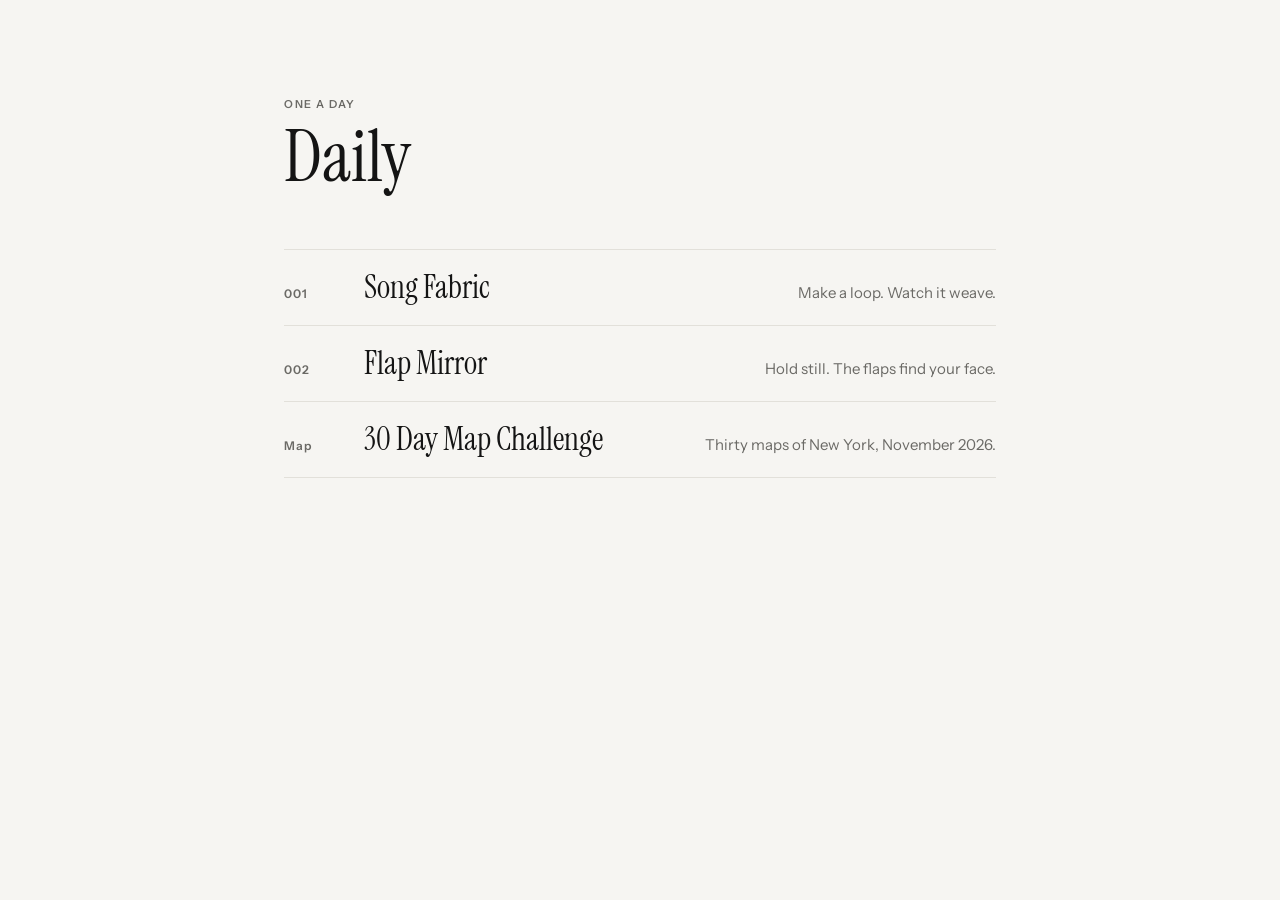
<file: index.html>
<!doctype html>
<html lang="en">
<head>
  <meta charset="utf-8">
  <meta name="viewport" content="width=device-width, initial-scale=1">
  <title>Daily</title>
  <link rel="preconnect" href="https://fonts.googleapis.com">
  <link rel="preconnect" href="https://fonts.gstatic.com" crossorigin>
  <link href="https://fonts.googleapis.com/css2?family=Instrument+Sans:wght@400;500;600&family=Instrument+Serif&display=swap" rel="stylesheet">
  <style>
    :root { --bg: #F6F5F2; --ink: #141414; --muted: #6B6A66; --line: #E2E0DA; }
    @media (prefers-color-scheme: dark) { :root { --bg: #0D0F12; --ink: #E6E9EC; --muted: #8B8F94; --line: #23272C; } }
    * { box-sizing: border-box; margin: 0; }
    body { background: var(--bg); color: var(--ink); font: 15px/1.5 "Instrument Sans", system-ui, sans-serif; -webkit-font-smoothing: antialiased; }
    main { max-width: 760px; margin: 0 auto; padding: 96px 24px; }
    .kicker { font-size: 11px; font-weight: 600; letter-spacing: .14em; text-transform: uppercase; color: var(--muted); }
    h1 { font: 72px/1 "Instrument Serif", Georgia, serif; margin: 8px 0 56px; }
    ol { list-style: none; padding: 0; border-top: 1px solid var(--line); }
    li a { display: grid; grid-template-columns: 64px 1fr auto; gap: 16px; align-items: baseline; padding: 20px 0; border-bottom: 1px solid var(--line); color: inherit; text-decoration: none; }
    li a:hover .name { text-decoration: underline; text-underline-offset: 4px; }
    .no { color: var(--muted); font-size: 12px; font-weight: 600; letter-spacing: .1em; }
    .name { font: 32px/1.1 "Instrument Serif", Georgia, serif; }
    .what { color: var(--muted); }
    @media (max-width: 560px) { li a { grid-template-columns: 48px 1fr; } .what { grid-column: 2; } h1 { font-size: 56px; } }
  </style>
</head>
<body>
  <main>
    <p class="kicker">One a day</p>
    <h1>Daily</h1>
    <ol>
      <li><a href="001-song-fabric/"><span class="no">001</span><span class="name">Song Fabric</span><span class="what">Make a loop. Watch it weave.</span></a></li>
      <li><a href="002-flap-mirror/"><span class="no">002</span><span class="name">Flap Mirror</span><span class="what">Hold still. The flaps find your face.</span></a></li>
      <li><a href="30daymap/"><span class="no">Map</span><span class="name">30 Day Map Challenge</span><span class="what">Thirty maps of New York, November 2026.</span></a></li>
    </ol>
  </main>
</body>
</html>
</file>
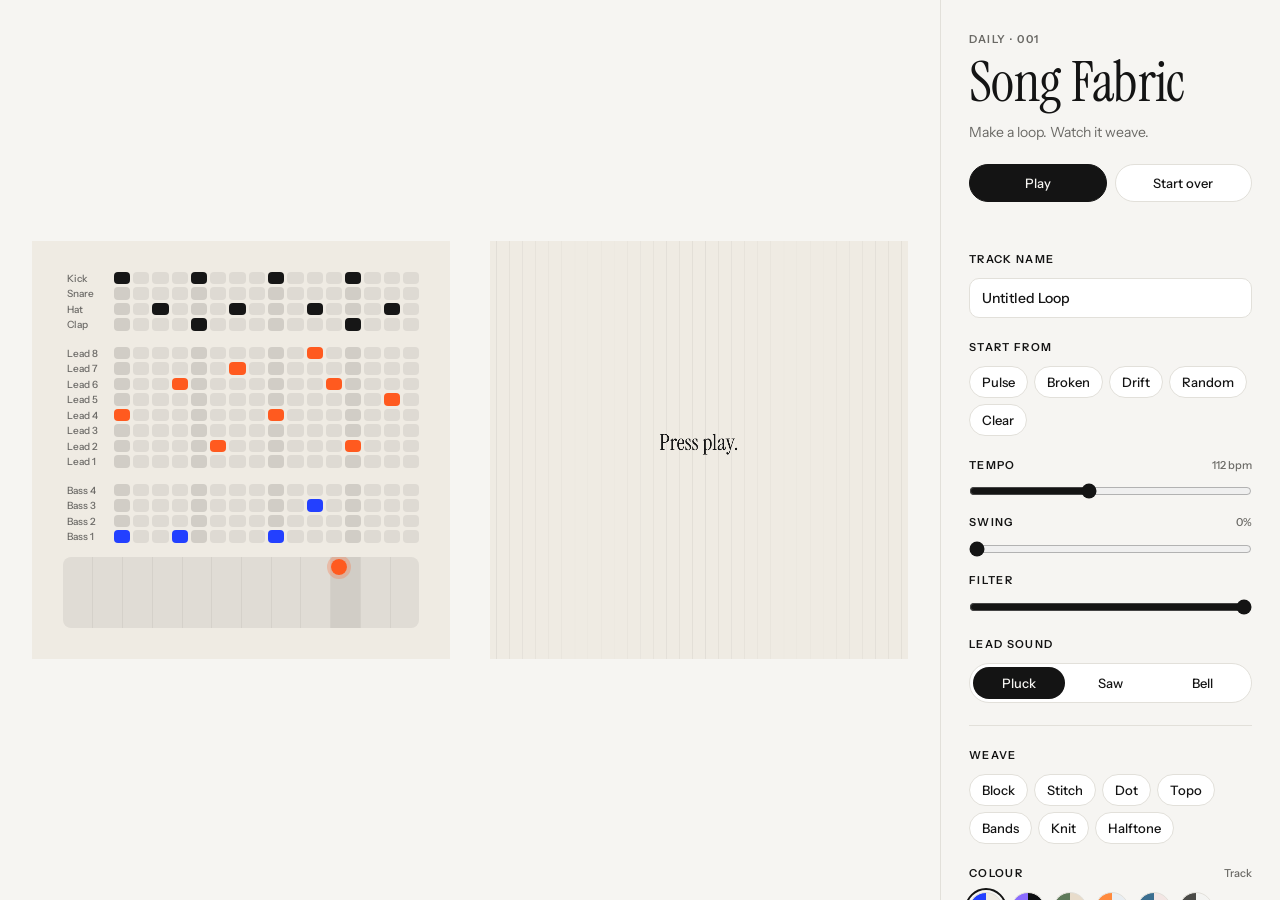
<file: 001-song-fabric/index.html>
<!doctype html>
<html lang="en">
<head>
  <meta charset="utf-8">
  <meta name="viewport" content="width=device-width, initial-scale=1">
  <title>Song Fabric</title>
  <link rel="preconnect" href="https://fonts.googleapis.com">
  <link rel="preconnect" href="https://fonts.gstatic.com" crossorigin>
  <link href="https://fonts.googleapis.com/css2?family=Instrument+Sans:wght@400;500;600&family=Instrument+Serif&display=swap" rel="stylesheet">
  <link rel="stylesheet" href="style.css?v=19">
</head>
<body>
  <main class="app">
    <section class="stage">
      <div class="seqWrap"><div id="seq"></div><div id="pad" class="pad" title="Drag: across for key, up and down for filter"></div></div>
      <div class="board"><canvas id="art"></canvas></div>
    </section>

    <aside class="panel">
      <header>
        <p class="kicker">Daily · 001</p>
        <h1>Song Fabric</h1>
        <p class="lede">Make a loop. Watch it weave.</p>
      </header>

      <div class="transport">
        <div class="row">
          <button id="seqPlay" class="primary">Play</button>
          <button id="restart">Start over</button>
        </div>
        <p id="status" class="status"></p>
      </div>

      <section class="group">
        <h2>Track name</h2>
        <input id="trackName" class="text" type="text" value="Untitled Loop" maxlength="40">
      </section>

      <section class="group">
        <h2>Start from</h2>
        <div id="presets" class="chips"></div>
      </section>

      <section class="group">
        <h2>Tempo <span id="tempoVal" class="val"></span></h2>
        <input id="tempo" type="range" min="70" max="170" value="112">
        <h2>Swing <span id="swingVal" class="val"></span></h2>
        <input id="swing" type="range" min="0" max="60" value="0">
        <h2>Filter</h2>
        <input id="filter" type="range" min="0" max="100" value="100">
      </section>

      <section class="group">
        <h2>Lead sound</h2>
        <div id="sounds" class="seg three"></div>
      </section>

      <hr>

      <section class="group">
        <h2>Weave</h2>
        <div id="modes" class="chips"></div>
      </section>

      <section class="group">
        <h2>Colour <span id="paletteName" class="val"></span></h2>
        <div id="swatches" class="swatches"></div>
      </section>

      <section class="group" id="shapeCtl" hidden>
        <h2>Detail <span id="detailVal" class="val"></span></h2>
        <input id="detail" type="range" min="4" max="24" value="12">
        <h2>Smoothness <span id="smoothVal" class="val"></span></h2>
        <input id="smooth" type="range" min="0" max="6" value="2">
      </section>

      <section class="group">
        <h2>Legend</h2>
        <ul class="legend">
          <li><i class="k kick"></i>Kick</li>
          <li><i class="k bass"></i>Bass</li>
          <li><i class="k lead"></i>Lead</li>
          <li><i class="k snare"></i>Snare</li>
          <li><i class="k clap"></i>Clap</li>
          <li><i class="k hat"></i>Hat</li>
        </ul>
      </section>

      <label class="check"><input id="label" type="checkbox"> Garment label</label>

      <section class="group">
        <h2>Export</h2>
        <div class="actions">
          <button id="export">Image</button>
          <button id="tile">Repeat tile</button>
          <button id="clip">Record clip</button>
          <button id="download">Track</button>
          <button id="share" class="primary span">Copy link</button>
        </div>
      </section>
    </aside>
  </main>
  <script type="module" src="app.js?v=19"></script>
</body>
</html>
</file>
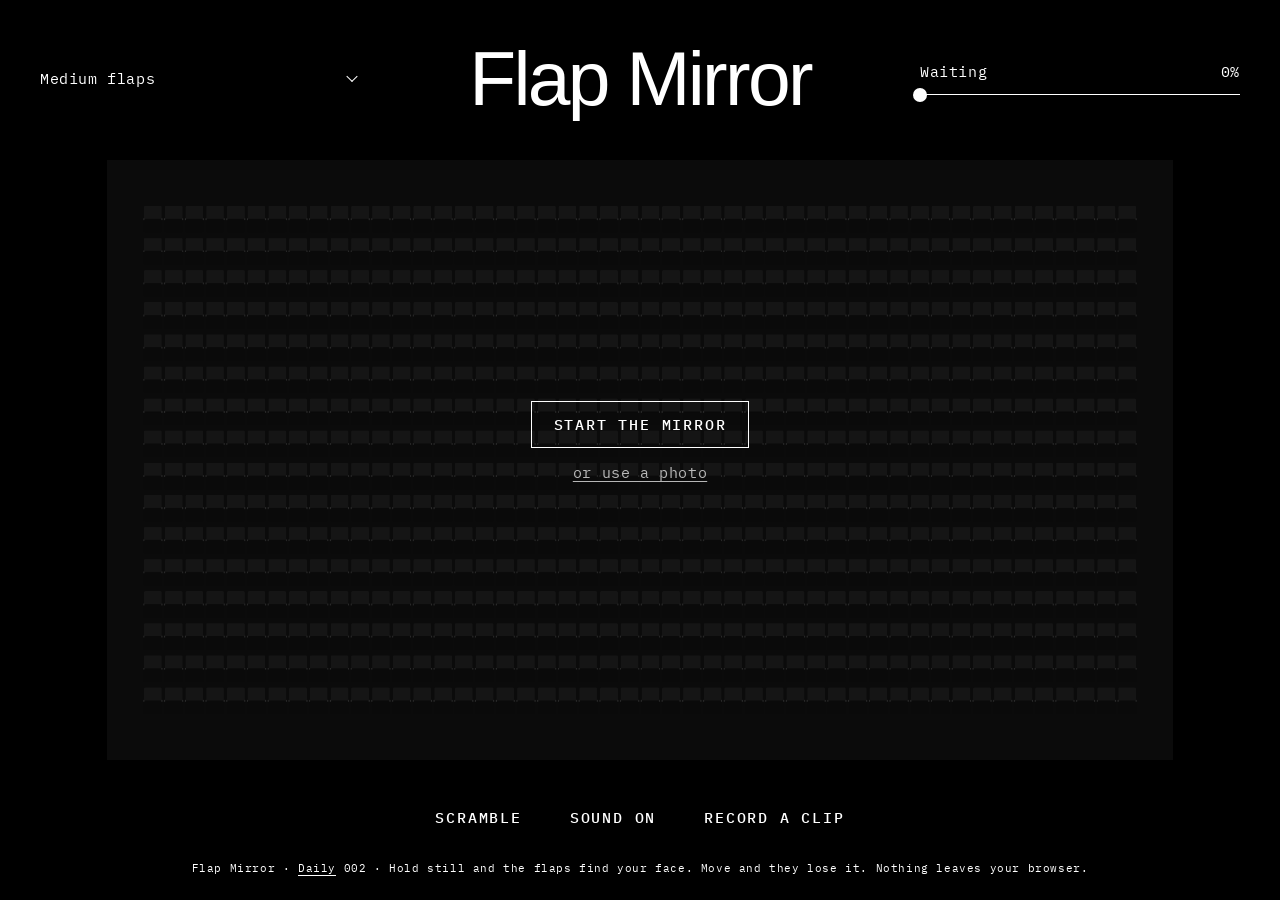
<file: 002-flap-mirror/index.html>
<!doctype html>
<html lang="en">
<head>
  <meta charset="utf-8">
  <meta name="viewport" content="width=device-width, initial-scale=1">
  <title>Flap Mirror</title>
  <link rel="preconnect" href="https://fonts.googleapis.com">
  <link rel="preconnect" href="https://fonts.gstatic.com" crossorigin>
  <link href="https://fonts.googleapis.com/css2?family=IBM+Plex+Mono:wght@400;500&display=swap" rel="stylesheet">
  <link rel="stylesheet" href="style.css?v=8">
</head>
<body>
  <div class="backdrop" id="backdrop" aria-hidden="true"></div>
  <header class="top">
    <label class="pick">
      <select id="density" aria-label="Flap size">
        <option value="32">Large flaps</option>
        <option value="48" selected>Medium flaps</option>
        <option value="72">Small flaps</option>
      </select>
    </label>

    <h1>Flap Mirror</h1>

    <div class="meter">
      <div class="meter-row"><span id="state">Waiting</span><span id="count">0%</span></div>
      <div class="meter-line"><i id="progress"></i></div>
    </div>
  </header>

  <main class="stage">
    <div class="board">
      <canvas id="board"></canvas>
      <div class="start" id="start">
        <button id="useCamera">Start the mirror</button>
        <label class="link">or use a photo<input type="file" id="usePhoto" accept="image/*" hidden></label>
        <p class="note" id="startNote"></p>
      </div>
    </div>
  </main>

  <nav class="actions">
    <button id="scramble">Scramble</button>
    <button id="sound" class="on">Sound on</button>
    <button id="record">Record a clip</button>
  </nav>

  <footer class="foot">
    Flap Mirror · <a href="../">Daily</a> 002 · Hold still and the flaps find your face. Move and they lose it. Nothing leaves your browser.
  </footer>

  <script type="module" src="app.js?v=9"></script>
</body>
</html>
</file>
<file: 001-song-fabric/style.css>
:root {
  --bg: #F6F5F2;
  --surface: #FFFFFF;
  --ink: #141414;
  --muted: #6B6A66;
  --line: #E2E0DA;
  --font: "Instrument Sans", system-ui, sans-serif;
  --serif: "Instrument Serif", Georgia, serif;

  /* The cloth's colourway, set from the palette; the grid wears it too. */
  --c-bg: #EFEBE3;
  --c-ink: #161616;
  --c-mid: #FF5A1F;
  --c-alt: #2340FF;
}

* { box-sizing: border-box; margin: 0; }
[hidden] { display: none !important; }

body {
  background: var(--bg);
  color: var(--ink);
  font: 14px/1.45 var(--font);
  -webkit-font-smoothing: antialiased;
}

.app {
  display: grid;
  grid-template-columns: minmax(0, 1fr) 340px;
  min-height: 100vh;
}

/* Stage: the grid and the cloth, side by side */
.stage {
  display: flex;
  align-items: center;
  justify-content: center;
  gap: 40px;
  padding: 32px;
}

/* The grid and the cloth are two equal squares, sized explicitly so no
   browser can let one grow taller than the other. */
:root { --tile: min(calc(100vh - 64px), calc((100vw - 340px - 64px - 40px) / 2)); }
.seqWrap, .board {
  flex: none;
  position: relative;
  width: var(--tile);
  height: var(--tile);
  overflow: hidden;
}
#seq { width: 100%; height: 100%; }
.seqWrap { background: var(--c-bg); padding: 3.5%; display: flex; flex-direction: column; gap: 14px; }
.seqWrap #seq { flex: 1; min-height: 0; height: auto; }

/* Trackpad: across = key, up and down = filter */
.pad {
  flex: none;
  height: 20%;
  position: relative;
  border-radius: 8px;
  background: color-mix(in srgb, var(--c-bg), var(--c-ink) 7%);
  cursor: crosshair;
  touch-action: none;
  user-select: none;
  overflow: hidden;
}
.padCols { position: absolute; inset: 0; display: grid; grid-template-columns: repeat(12, 1fr); }
.padCols span { border-left: 1px solid color-mix(in srgb, var(--c-bg), var(--c-ink) 12%); }
.padCols span:first-child { border-left: 0; }
.padCols span.on { background: color-mix(in srgb, var(--c-bg), var(--c-ink) 14%); }
.padDot {
  position: absolute;
  width: 16px; height: 16px; margin: -8px 0 0 -8px;
  border-radius: 50%;
  background: var(--c-mid);
  outline: 4px solid color-mix(in srgb, var(--c-mid) 25%, transparent);
  pointer-events: none;
  transition: left .08s, top .08s;
}
.pad.held .padDot { transition: none; width: 20px; height: 20px; margin: -10px 0 0 -10px; }
.board canvas { position: absolute; inset: 0; width: 100%; height: 100%; }

/* Sequencer */
.grid {
  display: grid;
  grid-template-columns: 48px repeat(16, minmax(0, 1fr));
  grid-template-rows: repeat(4, minmax(0, 1fr)) 10px repeat(8, minmax(0, 1fr)) 10px repeat(4, minmax(0, 1fr));
  gap: 3px;
  width: 100%;
  height: 100%;
  user-select: none;
  touch-action: none;
}
.cell {
  min-width: 0;
  border-radius: 4px;
  background: color-mix(in srgb, var(--c-bg), var(--c-ink) 8%);
  cursor: pointer;
  transition: background .08s, transform .1s;
}
.cell.beat { background: color-mix(in srgb, var(--c-bg), var(--c-ink) 14%); }
.cell.now { background: color-mix(in srgb, var(--c-bg), var(--c-ink) 24%); }
.cell.on.drums { background: var(--c-ink); }
.cell.on.lead { background: var(--c-mid); }
.cell.on.bass { background: var(--c-alt); }
.cell.on.now { transform: scale(.82); }
.cell.muted { opacity: .28; }
.lab {
  border: 0; border-radius: 4px; padding: 0 4px;
  background: transparent;
  font: 500 10px var(--font);
  color: color-mix(in srgb, var(--c-ink) 60%, transparent);
  text-align: left;
}
.lab:hover { color: var(--c-ink); }
.lab.muted { text-decoration: line-through; opacity: .5; }

/* Panel */
.panel {
  border-left: 1px solid var(--line);
  padding: 32px 28px;
  display: flex;
  flex-direction: column;
  gap: 22px;
  overflow-y: auto;
  max-height: 100vh;
  position: sticky;
  top: 0;
}

.kicker {
  font-size: 11px; font-weight: 600;
  letter-spacing: .14em; text-transform: uppercase;
  color: var(--muted);
}
h1 { font: 56px/1 var(--serif); letter-spacing: -.01em; margin: 6px 0 12px; }
.lede { color: var(--muted); max-width: 32ch; }

h2 {
  font-size: 11px; font-weight: 600;
  letter-spacing: .12em; text-transform: uppercase;
  display: flex; justify-content: space-between;
  margin-bottom: 10px;
}
.val { color: var(--muted); letter-spacing: 0; text-transform: none; font-weight: 500; }

.group { display: flex; flex-direction: column; }
.group input[type=range] + h2 { margin-top: 16px; }

hr { border: 0; border-top: 1px solid var(--line); }

button {
  font: 500 13px var(--font);
  color: var(--ink);
  background: var(--surface);
  border: 1px solid var(--line);
  border-radius: 999px;
  padding: 10px 16px;
  cursor: pointer;
  transition: border-color .15s, background .15s;
}
button:hover:not(:disabled) { border-color: var(--ink); }
button:disabled { opacity: .4; cursor: default; }
button.primary { background: var(--ink); color: var(--bg); border-color: var(--ink); }
button.lab:hover { border: 0; }

.row { display: flex; gap: 8px; }
.row button { flex: 1; padding-left: 8px; padding-right: 8px; }

.transport { display: flex; flex-direction: column; gap: 10px; }
.status { font-size: 12px; color: var(--muted); min-height: 1.45em; }


.seg {
  display: grid;
  grid-template-columns: repeat(4, 1fr);
  border: 1px solid var(--line);
  border-radius: 999px;
  padding: 3px;
  background: var(--surface);
}
.seg.three { grid-template-columns: repeat(3, 1fr); }
.seg button { border: 0; padding: 8px 4px; background: transparent; }
.seg button.on { background: var(--ink); color: var(--bg); }

.chips { display: flex; flex-wrap: wrap; gap: 6px; }
.chips button { padding: 7px 12px; }

.swatches { display: flex; gap: 8px; flex-wrap: wrap; }
.swatch {
  width: 34px; height: 34px; padding: 0;
  border-radius: 50%;
  border: 1px solid var(--line);
  outline: 2px solid transparent;
  outline-offset: 2px;
}
.swatch.on { outline-color: var(--ink); }

input[type=range] { width: 100%; accent-color: var(--ink); }

.text {
  width: 100%;
  font: 500 14px var(--font);
  color: var(--ink);
  background: var(--surface);
  border: 1px solid var(--line);
  border-radius: 10px;
  padding: 10px 12px;
}
.text:focus { outline: none; border-color: var(--ink); }

.check { display: flex; align-items: center; gap: 8px; margin-top: 12px; color: var(--muted); cursor: pointer; }
.check input { accent-color: var(--ink); }





/* Narrow: grid above cloth, panel below */
@media (max-width: 1100px) {
  .stage { flex-direction: column; gap: 24px; }
  :root { --tile: min(calc(100vw - 340px - 64px), 560px); }
}
@media (max-width: 860px) {
  .app { grid-template-columns: 1fr; }
  :root { --tile: min(calc(100vw - 32px), 560px); }
  .stage { padding: 16px; }
  .panel { border-left: 0; border-top: 1px solid var(--line); padding: 24px 16px 40px; max-height: none; position: static; }
}

/* Legend: the same glyphs the cloth uses */
.legend { list-style: none; padding: 0; display: grid; grid-template-columns: repeat(3, 1fr); gap: 10px 8px; color: var(--muted); font-size: 12px; }
.legend li { display: flex; align-items: center; gap: 8px; }
.k { margin-left: 6px; }
.k { flex: none; width: 22px; height: 12px; position: relative; display: inline-block; border-radius: 2px; }
.k.kick { background: var(--c-ink); }
.k.bass { background: var(--c-alt); }
.k.lead { background: var(--c-mid); }
.k.snare { border: 3px solid var(--c-ink); }
.k.clap { background: linear-gradient(90deg, transparent 28%, var(--c-ink) 28% 42%, transparent 42% 58%, var(--c-ink) 58% 72%, transparent 72%); }
.k.hat::after { content: ""; position: absolute; left: 50%; top: 50%; width: 5px; height: 5px; margin: -2.5px; background: var(--c-ink); }

.actions { display: grid; grid-template-columns: 1fr 1fr; gap: 8px; }
.actions .span { grid-column: 1 / -1; }
.actions button.on { background: var(--ink); color: var(--bg); border-color: var(--ink); }
</file>
<file: 002-flap-mirror/style.css>
/* Black page, white type, one rule weight, two faces: Helvetica Neue for the
   name, a mono for everything you touch. Once the camera is on, it fills the
   page behind the type. */
:root {
  --bg: #000000;
  --ink: #FFFFFF;
  --soft: rgba(255, 255, 255, 0.6);
  --board: #0B0B0B;
  --sans: "Helvetica Neue", Helvetica, Arial, sans-serif;
  --mono: "IBM Plex Mono", ui-monospace, Menlo, monospace;
}

* { box-sizing: border-box; margin: 0; }
[hidden] { display: none !important; }

html, body { height: 100%; }
body {
  background: var(--bg);
  color: var(--ink);
  font: 15px/1.4 var(--mono);
  letter-spacing: 0.04em;
  -webkit-font-smoothing: antialiased;
  display: grid;
  grid-template-rows: auto 1fr auto auto;
  min-height: 100vh;
  padding: 40px 40px 24px;
  gap: 28px;
}

/* Once the mirror starts, the page itself is what the camera sees. */
.backdrop { position: fixed; inset: 0; z-index: -1; background: var(--bg); }
.backdrop video, .backdrop img { width: 100%; height: 100%; object-fit: cover; display: block; }
.backdrop.mirrored video { transform: scaleX(-1); }
select option { color: #111111; }

button, select { font: inherit; letter-spacing: inherit; color: inherit; background: none; border: 0; cursor: pointer; }

/* Top: picker, name, meter */
.top {
  display: grid;
  grid-template-columns: 1fr auto 1fr;
  align-items: center;
  gap: 32px;
}
.pick { justify-self: start; position: relative; width: min(100%, 320px); }
.pick select {
  appearance: none;
  -webkit-appearance: none;
  width: 100%;
  padding: 6px 28px 6px 0;
}
.pick::after {
  content: "";
  position: absolute;
  right: 4px;
  top: 50%;
  width: 7px;
  height: 7px;
  border: solid var(--ink);
  border-width: 0 1.5px 1.5px 0;
  transform: translateY(-70%) rotate(45deg);
  pointer-events: none;
}

h1 {
  font: 500 clamp(44px, 6vw, 88px)/1 var(--sans);
  letter-spacing: -0.035em;
  text-align: center;
  white-space: nowrap;
}

.meter { justify-self: end; width: min(100%, 320px); }
.meter-row { display: flex; justify-content: space-between; }
.meter-line { position: relative; height: 1px; background: var(--ink); margin-top: 12px; }
.meter-line i {
  position: absolute;
  top: 50%;
  left: 0;
  width: 14px;
  height: 14px;
  border-radius: 50%;
  background: var(--ink);
  transform: translate(-50%, -50%);
}

/* Middle: the board, as large as the room allows */
.stage {
  display: flex;
  align-items: center;
  justify-content: center;
  min-height: 0;
}
.board {
  position: relative;
  width: min(100%, calc((100vh - 300px) * 16 / 9));
  aspect-ratio: 16 / 9;
  background: var(--board);
}
#board { display: block; width: 100%; height: 100%; }

.start {
  position: absolute;
  inset: 0;
  display: flex;
  flex-direction: column;
  align-items: center;
  justify-content: center;
  gap: 14px;
  color: var(--ink);
}
.start button {
  border: 1px solid var(--ink);
  padding: 12px 22px;
  text-transform: uppercase;
  letter-spacing: 0.12em;
  font-weight: 500;
}
.start button:hover { background: var(--ink); color: var(--board); }
.start .link { cursor: pointer; text-decoration: underline; text-underline-offset: 3px; opacity: 0.7; }
.start .note { opacity: 0.7; max-width: 300px; text-align: center; min-height: 1.4em; }

/* Below: the three things you can do */
.actions {
  display: flex;
  justify-content: center;
  gap: 48px;
}
.actions button {
  text-transform: uppercase;
  letter-spacing: 0.12em;
  font-weight: 500;
  padding: 4px 0;
  border-bottom: 1px solid transparent;
}
.actions button:hover { border-bottom-color: var(--ink); }
#sound:not(.on) { color: var(--soft); }
#record.recording { color: #C8361E; border-bottom-color: currentColor; }

.foot {
  text-align: center;
  font-size: 11px;
  color: var(--ink);
}
.foot a { color: inherit; text-underline-offset: 3px; }

.meter-row { gap: 16px; white-space: nowrap; }

@media (max-width: 820px) {
  body { padding: 24px 16px; gap: 24px; grid-template-rows: auto auto auto 1fr; }
  .top { grid-template-columns: 1fr; gap: 20px; }
  .pick, .meter { width: 100%; }
  .board { width: 100%; }
  .actions { gap: 20px; font-size: 13px; }
  .foot { align-self: end; }
}
</file>
